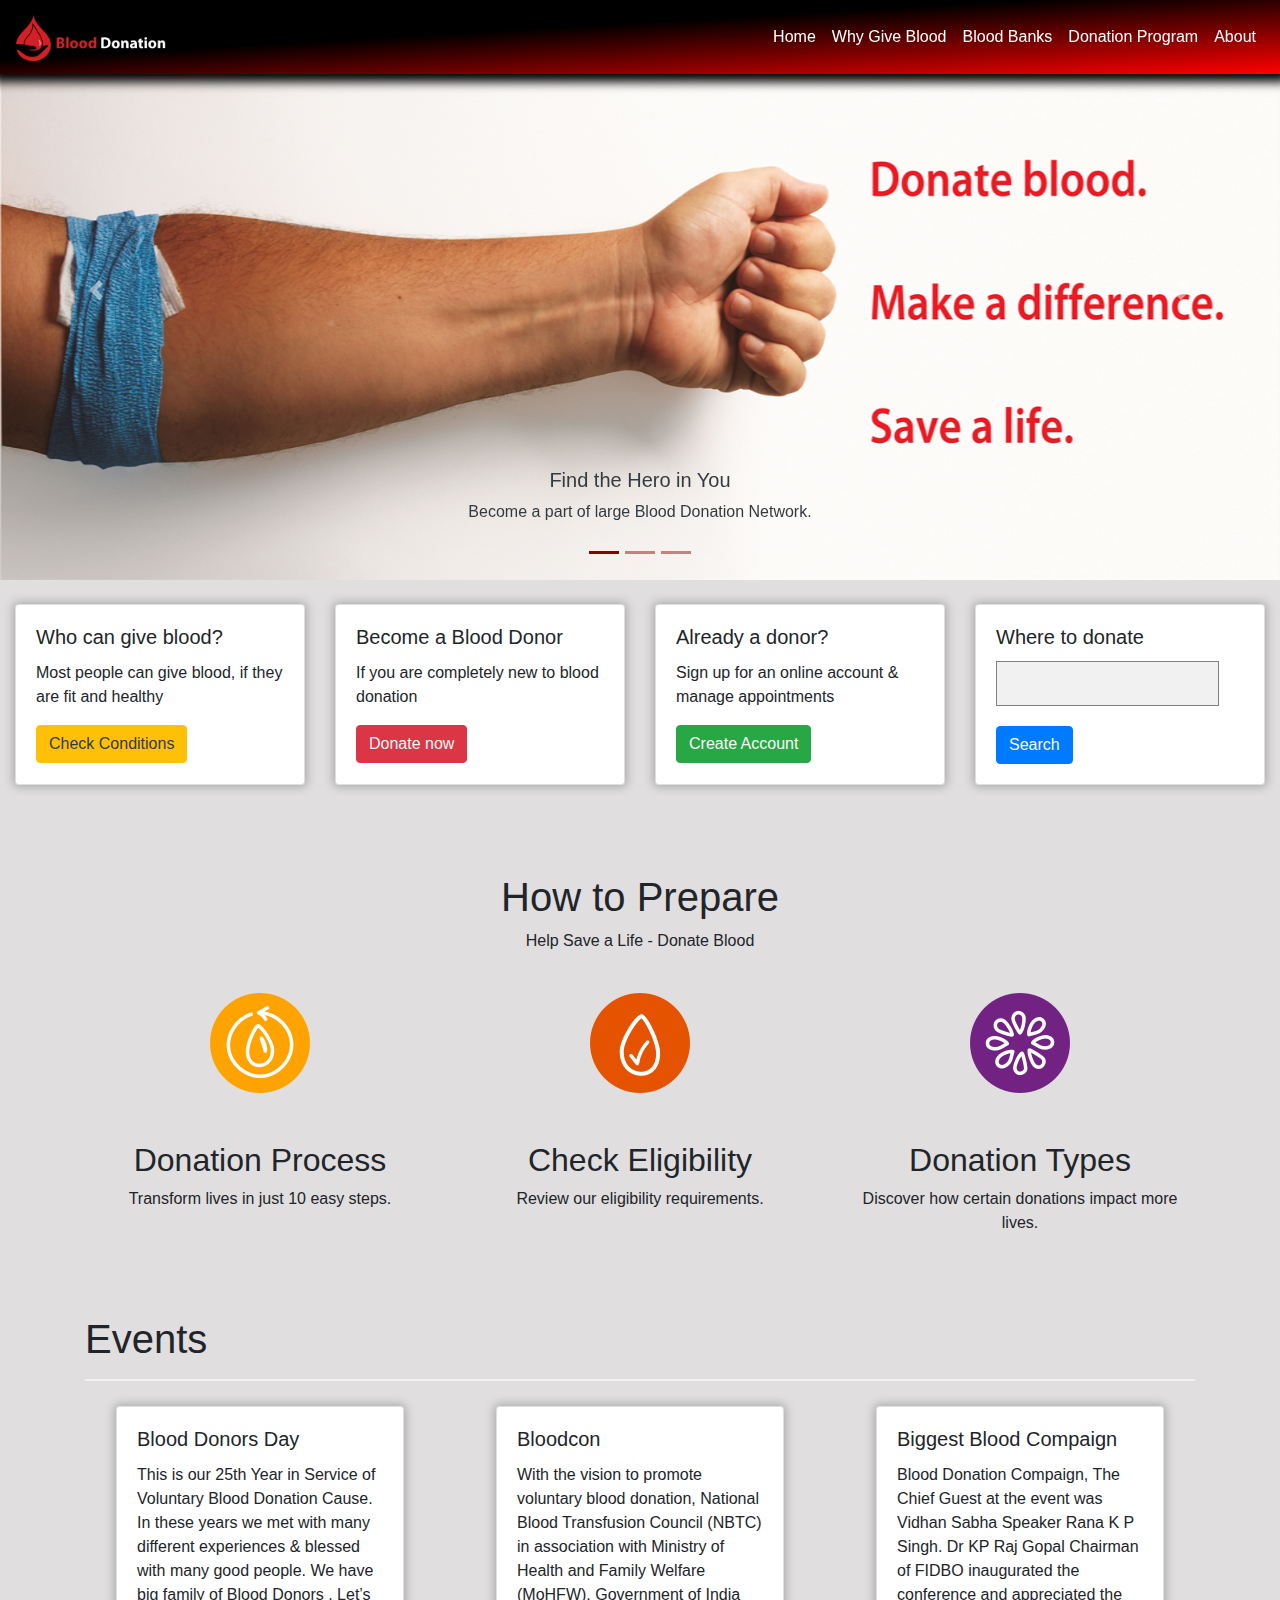
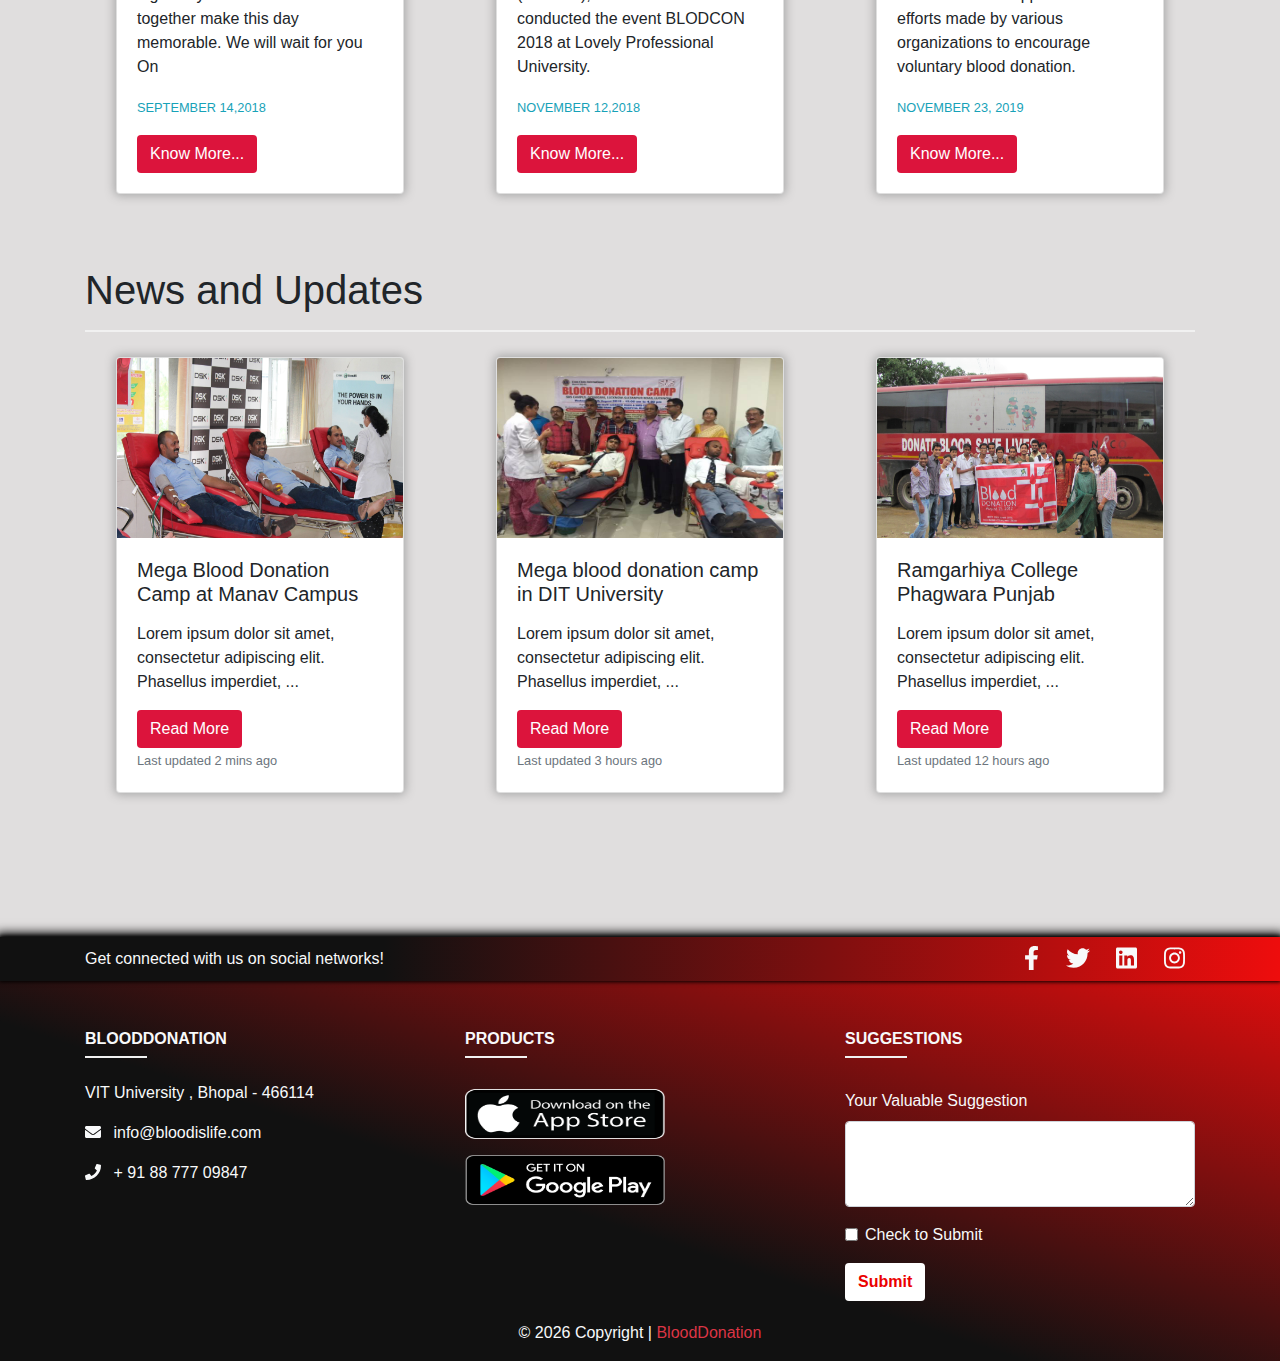
<file: index.html>
<!DOCTYPE html>
<html>
<head>
	<title>Blood Donation</title>
	
	<link rel="shortcut icon" href="./icons/fevicon.png" type="image/png">
	<link rel="stylesheet" href="./css/font-awesome-5.11.2.min.css">
	<link rel="stylesheet" href="./css/bootstrap-4.3.1.min.css">
	<link rel="stylesheet" href="./css/bootstrap-grid-4.3.1.min.css">
	<link rel="stylesheet" href="./css/bootstrap-reboot-4.3.1.min.css">
	<link rel="stylesheet" href="./css/style.css">

	<script src="./js/jquery-3.4.1.min.js"></script>
	<script src="./js/angular-1.7.8.min.js"></script>
	<script src="./js/angular-route-1.7.8.min.js"></script>
	<script src="./js/font-awesome-5.11.2.min.js"></script>
	<script src="./js/popper-1.14.7.min.js"></script>
	<script src="./js/bootstrap-4.3.1.min.js"></script>
	<script src="./js/bootstrap.bundle-4.3.1.min.js"></script>

	<meta name="viewport" content="width=device-width, initial-scale=1">

</head>
<body ng-app="bloodApp" style="background-color: rgb(224, 222, 222);">

	<!-- Navigation starts here -->
	<nav class="navbar navbar-expand-md navbar-dark fixed-top nb">
		<a href="#" class="navbar-brand"><img src="./icons/logo.png" style="width: 150px;"></a>
		<button class="navbar-toggler" type="button" data-toggle="collapse" data-target="#navbarCollapse">
			<span class="navbar-toggler-icon"></span>
		</button>

		<div class="collapse navbar-collapse text-center" id="navbarCollapse">
			<ul class="navbar-nav ml-auto">
				<li class="navbar-item"><a href="#/!" class="nav-link text-white pop-nav">Home</a></li>
				<li class="navbar-item"><a href="#!/whyblood" class="nav-link text-white pop-nav">Why Give Blood</a></li>
				<li class="navbar-item"><a href="#!/banks" class="nav-link text-white pop-nav">Blood Banks</a></li>
				<li class="navbar-item"><a href="#!/donation" class="nav-link text-white pop-nav">Donation Program</a></li>
				<li class="navbar-item"><a href="#!/about" class="nav-link text-white pop-nav">About</a></li>
			</ul>	
		</div>
	</nav>
	<!-- Navigation ends here -->

	<!-- Main Content starts here -->
	<main id="main-content mt-5 pt-5" ng-view></main>
	<!-- Main Content ends here -->

	<!-- Footer starts here -->
	<footer class="page-footer font-small text-light" style="background: linear-gradient(to left bottom,#ee0d0d, #111 60%); box-shadow: 0px 0px 10px 4px #000;">

		<div style="background: linear-gradient(to left,#ee0d0d , #111 70%); box-shadow: 0px 0px 4px 1px #000;">
			<div class="container">
		
				<!-- Grid row-->
				<div class="row py-1 d-flex align-items-center">
		
				<!-- Grid column -->
				<div class="col-md-6 col-lg-5 text-center text-md-left mb-3 mb-md-0">
					<h6 class="mb-0">Get connected with us on social networks!</h6>
				</div>
				<!-- Grid column -->
		
				<!-- Grid column -->
				<div class="col-md-6 col-lg-7 text-center text-md-right">
					<!-- Facebook -->
					<a class="fb-ic">
					<i class="fab fa-facebook-f white-text"> </i>
					</a>
					<!-- Twitter -->
					<a class="tw-ic">
					<i class="fab fa-twitter white-text"> </i>
					</a>
					<!--Linkedin -->
					<a class="li-ic">
					<i class="fab fa-linkedin white-text"> </i>
					</a>
					<!--Instagram-->
					<a class="ins-ic">
					<i class="fab fa-instagram white-text"> </i>
					</a>
				</div>
				<!-- Grid column -->
				</div>
				<!-- Grid row-->
		
			</div>
		</div>
		
		<!-- Footer Links -->
		<div class="container text-center text-md-left mt-5">
			<!-- Grid row -->
			<div class="row mt-1">
				<!-- Grid column -->
				<div class="col-md-4 col-lg-4 col-xl-4 mx-auto mb-1">
					<!-- Content -->
					<h6 class="text-uppercase font-weight-bold">BloodDonation</h6>
					<hr class="deep-purple accent-2 mb-3 mt-0 d-inline-block mx-auto" style="width: 60px;">
					<p>
						VIT University , Bhopal - 466114
					</p>
					<p>
						<i class="fas fa-envelope mr-2"></i> info@bloodislife.com
					</p>
					<p>
						<i class="fas fa-phone mr-2"></i> + 91 88 777 09847
					</p>
				</div>
				<!-- Grid column -->
		
				<!-- Grid column -->
				<div class="col-md-4 col-lg-4 col-xl-4 mx-auto mb-1">
					<!-- Links -->
					<h6 class="text-uppercase font-weight-bold">Products</h6>
					<hr class="deep-purple accent-2 mb-4 mt-0 d-inline-block mx-auto" style="width: 60px;">
					<p>
						<a href="#!"><img src="icons/apple_store.png" class="app-store" alt="Apple Store"></a>
					</p>
					<p>
						<a href="#!"><img src="icons/google_store.png" class="app-store" alt="Google Store"></a>
					</p>
				</div>
				<!-- Grid column -->

				<!-- Grid column -->
				<div class="col-md-4 col-lg-4 col-xl-4 mx-auto mb-1">
					<!-- Links -->
					<h6 class="text-uppercase font-weight-bold">Suggestions</h6>
					<hr class="deep-purple accent-2 mb-4 mt-0 d-inline-block mx-auto" style="width: 60px;">
					<div id="suggestionAlert"></div>
					<form id="suggestionForm" onsubmit="suggestions()">
						<div class="form-group">
							<label for="suggestionFormTextarea">Your Valuable Suggestion</label>
							<textarea class="form-control" id="suggestionText" rows="3"></textarea>
						</div>
						<div class="form-group form-check">
							<input type="checkbox" class="form-check-input" id="suggestionCheck">
							<label class="form-check-label" for="suggestionCheck">Check to Submit</label>
						</div>
						<button type="submit" class="btn" style="background: rgb(255, 255, 255); color: #eb0000; font-weight: bolder;">Submit</button>
					</form>
				</div>
				<!-- Grid column -->
			</div>
			<!-- Grid row -->	
		</div>
		<!-- Footer Links -->
		
		<!-- Copyright -->
		<div class="footer-copyright text-center py-3">&copy; <script>document.write(new Date().getFullYear());</script> Copyright | 
			<a class="text-danger" href="#!"> BloodDonation</a>
		</div>
		<!-- Copyright -->
		
	</footer>
	<!-- Footer ends here -->

	<script src="js/main.js"></script>
</body>
</html>
</file>
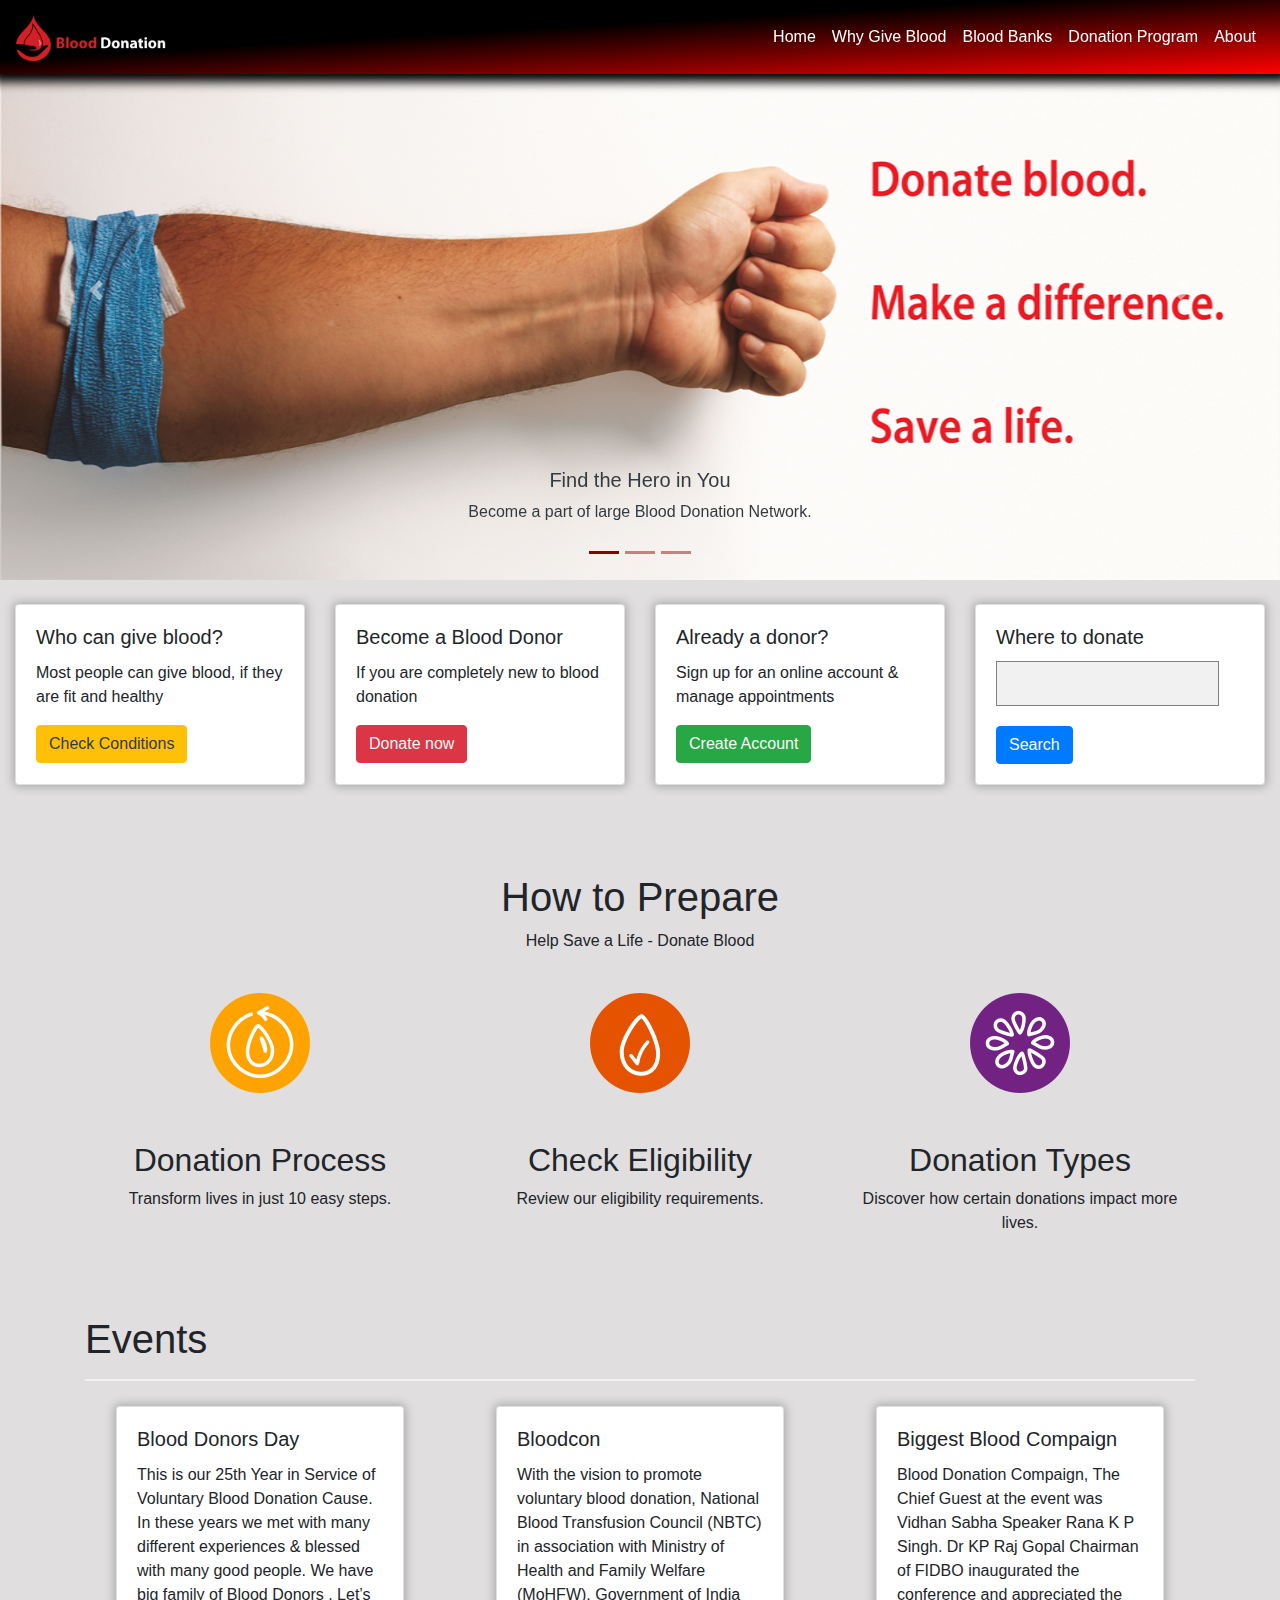
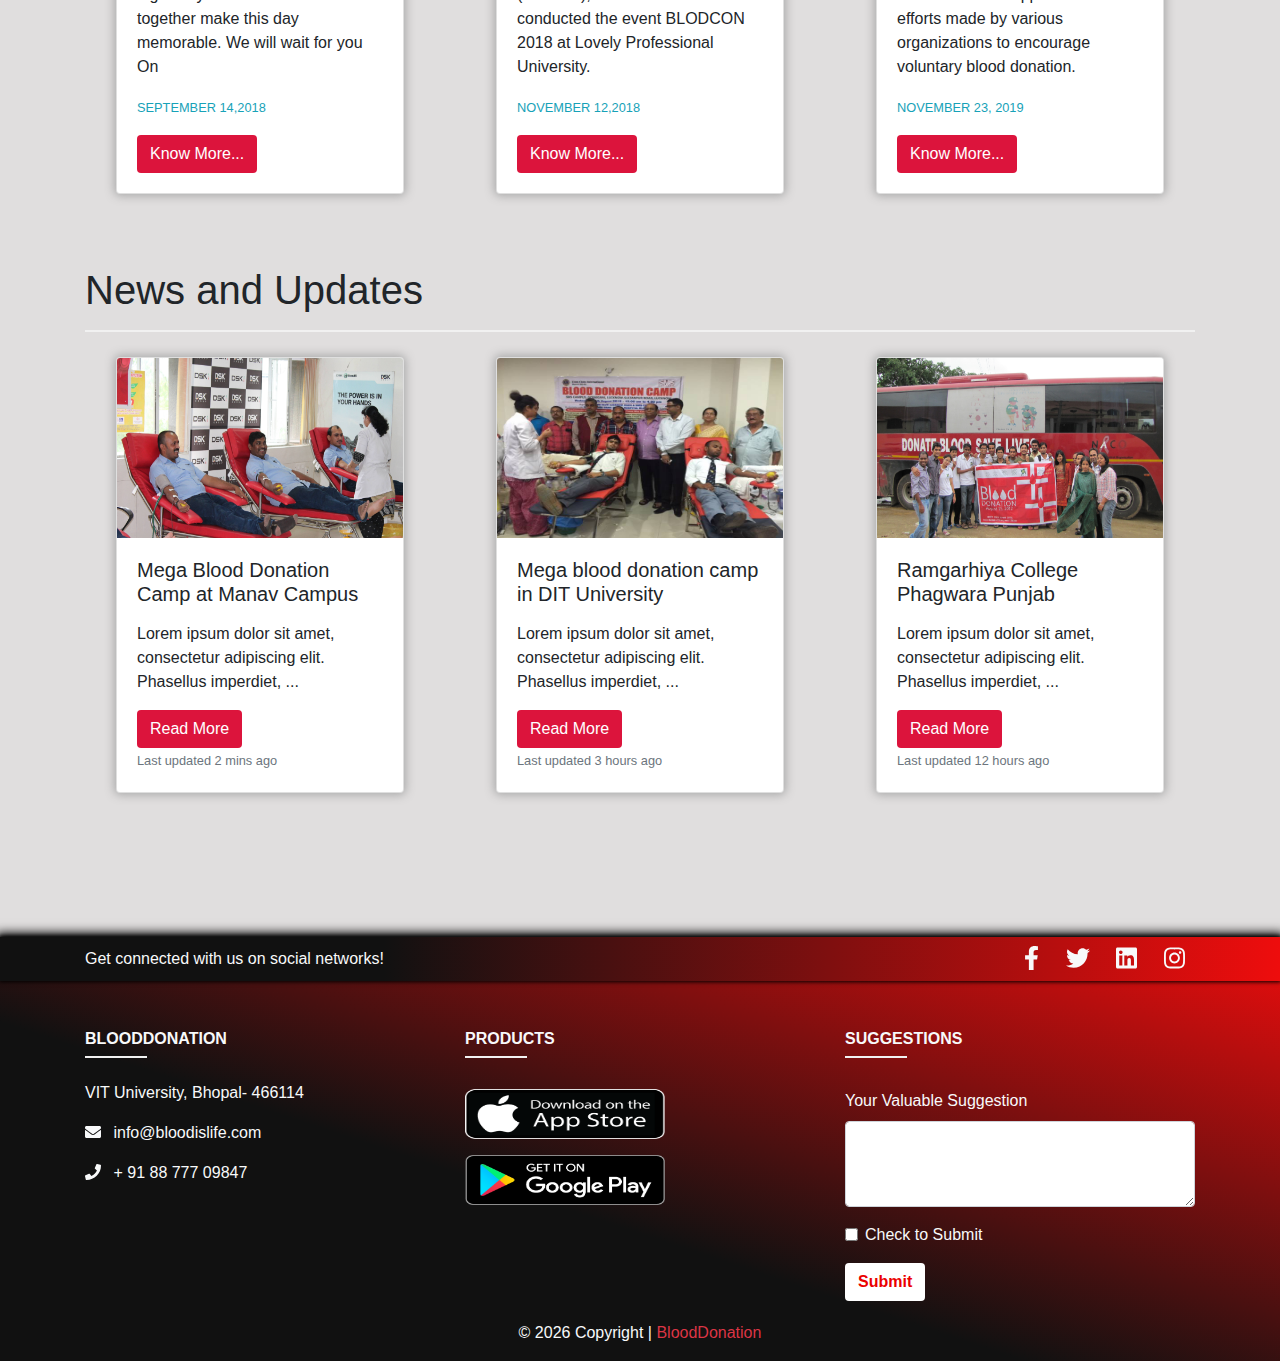
<file: Blood_Bank-master/index.html>
<!DOCTYPE html>
<html>
<head>
	<title>Blood Donation</title>
	
	<link rel="shortcut icon" href="./icons/fevicon.png" type="image/png">
	<link rel="stylesheet" href="./css/font-awesome-5.11.2.min.css">
	<link rel="stylesheet" href="./css/bootstrap-4.3.1.min.css">
	<link rel="stylesheet" href="./css/bootstrap-grid-4.3.1.min.css">
	<link rel="stylesheet" href="./css/bootstrap-reboot-4.3.1.min.css">
	<link rel="stylesheet" href="./css/style.css">

	<script src="./js/jquery-3.4.1.min.js"></script>
	<script src="./js/angular-1.7.8.min.js"></script>
	<script src="./js/angular-route-1.7.8.min.js"></script>
	<script src="./js/font-awesome-5.11.2.min.js"></script>
	<script src="./js/popper-1.14.7.min.js"></script>
	<script src="./js/bootstrap-4.3.1.min.js"></script>
	<script src="./js/bootstrap.bundle-4.3.1.min.js"></script>

	<meta name="viewport" content="width=device-width, initial-scale=1">

</head>
<body ng-app="bloodApp" style="background-color: rgb(224, 222, 222);">

	<!-- Navigation starts here -->
	<nav class="navbar navbar-expand-md navbar-dark fixed-top nb">
		<a href="#" class="navbar-brand"><img src="./icons/logo.png" style="width: 150px;"></a>
		<button class="navbar-toggler" type="button" data-toggle="collapse" data-target="#navbarCollapse">
			<span class="navbar-toggler-icon"></span>
		</button>

		<div class="collapse navbar-collapse text-center" id="navbarCollapse">
			<ul class="navbar-nav ml-auto">
				<li class="navbar-item"><a href="#/!" class="nav-link text-white pop-nav">Home</a></li>
				<li class="navbar-item"><a href="#!/whyblood" class="nav-link text-white pop-nav">Why Give Blood</a></li>
				<li class="navbar-item"><a href="#!/banks" class="nav-link text-white pop-nav">Blood Banks</a></li>
				<li class="navbar-item"><a href="#!/donation" class="nav-link text-white pop-nav">Donation Program</a></li>
				<li class="navbar-item"><a href="#!/about" class="nav-link text-white pop-nav">About</a></li>
			</ul>	
		</div>
	</nav>
	<!-- Navigation ends here -->

	<!-- Main Content starts here -->
	<main id="main-content mt-5 pt-5" ng-view></main>
	<!-- Main Content ends here -->

	<!-- Footer starts here -->
	<footer class="page-footer font-small text-light" style="background: linear-gradient(to left bottom,#ee0d0d, #111 60%); box-shadow: 0px 0px 10px 4px #000;">

		<div style="background: linear-gradient(to left,#ee0d0d , #111 70%); box-shadow: 0px 0px 4px 1px #000;">
			<div class="container">
		
				<!-- Grid row-->
				<div class="row py-1 d-flex align-items-center">
		
				<!-- Grid column -->
				<div class="col-md-6 col-lg-5 text-center text-md-left mb-3 mb-md-0">
					<h6 class="mb-0">Get connected with us on social networks!</h6>
				</div>
				<!-- Grid column -->
		
				<!-- Grid column -->
				<div class="col-md-6 col-lg-7 text-center text-md-right">
					<!-- Facebook -->
					<a class="fb-ic">
					<i class="fab fa-facebook-f white-text"> </i>
					</a>
					<!-- Twitter -->
					<a class="tw-ic">
					<i class="fab fa-twitter white-text"> </i>
					</a>
					<!--Linkedin -->
					<a class="li-ic">
					<i class="fab fa-linkedin white-text"> </i>
					</a>
					<!--Instagram-->
					<a class="ins-ic">
					<i class="fab fa-instagram white-text"> </i>
					</a>
				</div>
				<!-- Grid column -->
				</div>
				<!-- Grid row-->
		
			</div>
		</div>
		
		<!-- Footer Links -->
		<div class="container text-center text-md-left mt-5">
			<!-- Grid row -->
			<div class="row mt-1">
				<!-- Grid column -->
				<div class="col-md-4 col-lg-4 col-xl-4 mx-auto mb-1">
					<!-- Content -->
					<h6 class="text-uppercase font-weight-bold">BloodDonation</h6>
					<hr class="deep-purple accent-2 mb-3 mt-0 d-inline-block mx-auto" style="width: 60px;">
					<p>
						VIT University, Bhopal- 466114
					</p>
					<p>
						<i class="fas fa-envelope mr-2"></i> info@bloodislife.com
					</p>
					<p>
						<i class="fas fa-phone mr-2"></i> + 91 88 777 09847
					</p>
				</div>
				<!-- Grid column -->
		
				<!-- Grid column -->
				<div class="col-md-4 col-lg-4 col-xl-4 mx-auto mb-1">
					<!-- Links -->
					<h6 class="text-uppercase font-weight-bold">Products</h6>
					<hr class="deep-purple accent-2 mb-4 mt-0 d-inline-block mx-auto" style="width: 60px;">
					<p>
						<a href="#!"><img src="icons/apple_store.png" class="app-store" alt="Apple Store"></a>
					</p>
					<p>
						<a href="#!"><img src="icons/google_store.png" class="app-store" alt="Google Store"></a>
					</p>
				</div>
				<!-- Grid column -->

				<!-- Grid column -->
				<div class="col-md-4 col-lg-4 col-xl-4 mx-auto mb-1">
					<!-- Links -->
					<h6 class="text-uppercase font-weight-bold">Suggestions</h6>
					<hr class="deep-purple accent-2 mb-4 mt-0 d-inline-block mx-auto" style="width: 60px;">
					<div id="suggestionAlert"></div>
					<form id="suggestionForm" onsubmit="suggestions()">
						<div class="form-group">
							<label for="suggestionFormTextarea">Your Valuable Suggestion</label>
							<textarea class="form-control" id="suggestionText" rows="3"></textarea>
						</div>
						<div class="form-group form-check">
							<input type="checkbox" class="form-check-input" id="suggestionCheck">
							<label class="form-check-label" for="suggestionCheck">Check to Submit</label>
						</div>
						<button type="submit" class="btn" style="background: rgb(255, 255, 255); color: #eb0000; font-weight: bolder;">Submit</button>
					</form>
				</div>
				<!-- Grid column -->
			</div>
			<!-- Grid row -->	
		</div>
		<!-- Footer Links -->
		
		<!-- Copyright -->
		<div class="footer-copyright text-center py-3">&copy; <script>document.write(new Date().getFullYear());</script> Copyright | 
			<a class="text-danger" href="#!"> BloodDonation</a>
		</div>
		<!-- Copyright -->
		
	</footer>
	<!-- Footer ends here -->

	<script src="js/main.js"></script>
</body>
</html>
</file>
<file: css/style.css>
*{
    margin: 0;
    padding: 0;
}
    
/* ================== */
/* Custom Scroll Bar */

::-webkit-scrollbar {
    width: 15px;
    background: transparent;
    opacity: 0;
}
/* Track */
::-webkit-scrollbar-track {
    box-shadow: inset 0 0 1px grey; 
    background: black;
}
/* Handle */
::-webkit-scrollbar-thumb {
    background: linear-gradient(to bottom, red, #000); 
    border-radius: 10px;
}
/* Handle on hover */
::-webkit-scrollbar-thumb:hover {
    background: linear-gradient(to bottom,#000, red);
}

/* ============================= */
/* ======== Slideshow ========== */

.carousel-indicators li {
    background-color: rgb(148, 18, 18);
}
.carousel-indicators .active {
    background-color: darkred;
}

#bloodCarousel{
    width: 100%;
    height: 580px;
    overflow: hidden;
    z-index: 8;
}

/* ============================= */
/* ====== Circular Icons ======= */

.imageIcon
{
    border-radius: 50%;
    height: 100px;
    width: 100px;
    color: white;
}

/* ========================== */
/* == Navbar Customization == */

.nb{
    box-shadow: 0px 0px 10px 8px #000;
    z-index: 10;
    background-image: linear-gradient(to bottom right,#000 40%, red);	
}

.navbar-nav .active{
    font-weight: bolder;
    border-bottom: 2px solid white;
}

/* ============================= */
/* Navigation Transition Effects */
.pop-nav
{
	transition: .5s;
}
.pop-nav:hover{
    font-weight: bold;
    transform: scale(1.1);
}

/* ====================================== */
/* ========= Cards Popup Effect ========= */
.pop-card{
    height: 100%;
    transition: .3s;
    box-shadow: 0px 0px 10px 2px #aaa;
}

.pop-card:hover{
    transform: scale(1.1);
    box-shadow: 0px 0px 15px 5px #999;
}

/* =============================== */
/* ====== Transition Effects ===== */
.pop-trans{
    transition: .3s;
    box-shadow: 0px 0px 10px 2px #aaa;
}

.pop-trans:hover{
    transform: scale(1.05);
    box-shadow: 0px 0px 15px 5px #999;
}

/* ============================ */
/* ===== Read More Buttons ==== */
[id^=moreText] {
    display: none;
}

/* ======== Forms ============ */
/* ========= SignUp Form =========  */
/* Float cancel and signup buttons and add an equal width */

/* The Modal (background) */
.modal {
    display: none; /* Hidden by default */
    position: fixed; /* Stay in place */
    z-index: 500; /* Sit on top */
    left: 0;
    top: 0;
    width: 100%; /* Full width */
    height: 100%; /* Full height */
    overflow: auto; /* Enable scroll if needed */
    background-color: #474e5dec;
    padding-top: 40px;
}
/* Modal Content/Box */
.modal-content {
    background-color: #fefefe;
    margin: .5% auto auto auto; /* 5% from the top, 15% from the bottom and centered */
    border: 1px solid #888;
    border-radius: 20px;
    width: 80%; /* Could be more or less, depending on screen size */
}

/* The Close Button (x) */
.close {
    position: absolute;
    right: 2%;
    top: 1%;
    font-size: 40px;
    font-weight: bold;
    color: #f11c1c;
}
  
.close:hover, .close:focus {
    color: #ff0d00;
    cursor: pointer;
}

/* ========================== */
/* Style the horizontal ruler */
hr {
    border: 1px solid #f1f1f1;
    margin-bottom: 25px;
}
 
/* =============================== */
/* Button Theme Reddish Pink Color */
.btn_crimson{
    background-color: crimson;
    color: white;
}
.btn_crimson:hover{
    color: white;
}

/* =================== */
/* Footer Social Icons */

[class$=ic]{
    cursor: pointer;
    padding: 5px 10px;
    font-size: 1.5rem;
}
[class$=ic]:hover{
    cursor: pointer;
    text-align: center;
    background: rgba(51, 51, 51, 0.2);
}
.app-store{
    width: 200px;
    height: 50px;
}

/* ================ */
/* Responsive Image */
@media screen and (max-width:768px) {
    img {
        width:100%;
    }
}

/* ================ */
/* Parallax Effect */
.parallax-container{
    height: 100%;
    font-size: 1rem;
    font-family: "Oswald", sans-serif;
    font-weight: lighter;
    line-height: 1.8em;
    color: white;
}

.pimg1{
    background-image: url('../images/blood_1.jpg');
    min-height: 80vh;
}
.pimg2{
    background-image: url('../images/blood_2.jpeg');
    min-height: 80vh;
}
.pimg3{
    background-image: url('../images/blood_3.jpg');
    min-height: 80vh;
}
.pimg1, .pimg2, .pimg3{
    position: relative;
    background-position: center;
    background-size: cover;
    background-repeat: no-repeat;
    background-attachment: fixed;
}

.section{
    position: relative;
    padding: 40px 80px;
}
.section-light{
    background-color: white;
    color: #111;
}
.section .block{
    padding: 0 15%;
    font-size: 14px;
}
.section .block h2{
    text-transform: uppercase;
    font-size: 28px;
}
#video-blood{
    position: absolute;
    right: 20%;
    width: 28%;
    height: 35%;
}
@media screen and (max-width: 680px){
    #video-blood{
        position: relative;
        margin: auto;
        margin-left: 4vw;
        width: 100%;
        padding: 0;
    }
    .section .block{
        margin: 0;
        padding:  10px 0;
        width: 100%;
    }
}
.block ul li{
    padding: 0;
    margin-left: 40px;
    line-height: 1.2rem;
}

.ptext{
    position: absolute;
    top: 42%;
    width: 100%;
    height: auto;
    
    text-align: center;
    font-size: 5vw;
    letter-spacing: 10px;
    text-transform: uppercase;
}

.ptext .border{
    color: #fff;
    padding: 20px;
}

.ptext .border .trans{
    background-color: transparent;
}

@media screen and (max-width: 568px){
    .pimg1, .pimg2, .pimg3{
        background-attachment: scroll;
    }
}

/* ======================= */
/* ===== About Page ====== */
.team-icons {
    margin: 15px 0;
}

.btn-dark{
    background-color: #000;
}

.dev-img{
    display: block;
    margin-left: auto;
    margin-right: auto;
    width: 20%;
    height: 400px;
}
</file>
<file: Blood_Bank-master/css/style.css>
*{
    margin: 0;
    padding: 0;
}
    
/* ================== */
/* Custom Scroll Bar */

::-webkit-scrollbar {
    width: 15px;
    background: transparent;
    opacity: 0;
}
/* Track */
::-webkit-scrollbar-track {
    box-shadow: inset 0 0 1px grey; 
    background: black;
}
/* Handle */
::-webkit-scrollbar-thumb {
    background: linear-gradient(to bottom, red, #000); 
    border-radius: 10px;
}
/* Handle on hover */
::-webkit-scrollbar-thumb:hover {
    background: linear-gradient(to bottom,#000, red);
}

/* ============================= */
/* ======== Slideshow ========== */

.carousel-indicators li {
    background-color: rgb(148, 18, 18);
}
.carousel-indicators .active {
    background-color: darkred;
}

#bloodCarousel{
    width: 100%;
    height: 580px;
    overflow: hidden;
    z-index: 8;
}

/* ============================= */
/* ====== Circular Icons ======= */

.imageIcon
{
    border-radius: 50%;
    height: 100px;
    width: 100px;
    color: white;
}

/* ========================== */
/* == Navbar Customization == */

.nb{
    box-shadow: 0px 0px 10px 8px #000;
    z-index: 10;
    background-image: linear-gradient(to bottom right,#000 40%, red);	
}

.navbar-nav .active{
    font-weight: bolder;
    border-bottom: 2px solid white;
}

/* ============================= */
/* Navigation Transition Effects */
.pop-nav
{
	transition: .5s;
}
.pop-nav:hover{
    font-weight: bold;
    transform: scale(1.1);
}

/* ====================================== */
/* ========= Cards Popup Effect ========= */
.pop-card{
    height: 100%;
    transition: .3s;
    box-shadow: 0px 0px 10px 2px #aaa;
}

.pop-card:hover{
    transform: scale(1.1);
    box-shadow: 0px 0px 15px 5px #999;
}

/* =============================== */
/* ====== Transition Effects ===== */
.pop-trans{
    transition: .3s;
    box-shadow: 0px 0px 10px 2px #aaa;
}

.pop-trans:hover{
    transform: scale(1.05);
    box-shadow: 0px 0px 15px 5px #999;
}

/* ============================ */
/* ===== Read More Buttons ==== */
[id^=moreText] {
    display: none;
}

/* ======== Forms ============ */
/* ========= SignUp Form =========  */
/* Float cancel and signup buttons and add an equal width */

/* The Modal (background) */
.modal {
    display: none; /* Hidden by default */
    position: fixed; /* Stay in place */
    z-index: 500; /* Sit on top */
    left: 0;
    top: 0;
    width: 100%; /* Full width */
    height: 100%; /* Full height */
    overflow: auto; /* Enable scroll if needed */
    background-color: #474e5dec;
    padding-top: 40px;
}
/* Modal Content/Box */
.modal-content {
    background-color: #fefefe;
    margin: .5% auto auto auto; /* 5% from the top, 15% from the bottom and centered */
    border: 1px solid #888;
    border-radius: 20px;
    width: 80%; /* Could be more or less, depending on screen size */
}

/* The Close Button (x) */
.close {
    position: absolute;
    right: 2%;
    top: 1%;
    font-size: 40px;
    font-weight: bold;
    color: #f11c1c;
}
  
.close:hover, .close:focus {
    color: #ff0d00;
    cursor: pointer;
}

/* ========================== */
/* Style the horizontal ruler */
hr {
    border: 1px solid #f1f1f1;
    margin-bottom: 25px;
}
 
/* =============================== */
/* Button Theme Reddish Pink Color */
.btn_crimson{
    background-color: crimson;
    color: white;
}
.btn_crimson:hover{
    color: white;
}

/* =================== */
/* Footer Social Icons */

[class$=ic]{
    cursor: pointer;
    padding: 5px 10px;
    font-size: 1.5rem;
}
[class$=ic]:hover{
    cursor: pointer;
    text-align: center;
    background: rgba(51, 51, 51, 0.2);
}
.app-store{
    width: 200px;
    height: 50px;
}

/* ================ */
/* Responsive Image */
@media screen and (max-width:768px) {
    img {
        width:100%;
    }
}

/* ================ */
/* Parallax Effect */
.parallax-container{
    height: 100%;
    font-size: 1rem;
    font-family: "Oswald", sans-serif;
    font-weight: lighter;
    line-height: 1.8em;
    color: white;
}

.pimg1{
    background-image: url('../images/blood_1.jpg');
    min-height: 80vh;
}
.pimg2{
    background-image: url('../images/blood_2.jpeg');
    min-height: 80vh;
}
.pimg3{
    background-image: url('../images/blood_3.jpg');
    min-height: 80vh;
}
.pimg1, .pimg2, .pimg3{
    position: relative;
    background-position: center;
    background-size: cover;
    background-repeat: no-repeat;
    background-attachment: fixed;
}

.section{
    position: relative;
    padding: 40px 80px;
}
.section-light{
    background-color: white;
    color: #111;
}
.section .block{
    padding: 0 15%;
    font-size: 14px;
}
.section .block h2{
    text-transform: uppercase;
    font-size: 28px;
}
#video-blood{
    position: absolute;
    right: 20%;
    width: 28%;
    height: 35%;
}
@media screen and (max-width: 680px){
    #video-blood{
        position: relative;
        margin: auto;
        margin-left: 4vw;
        width: 100%;
        padding: 0;
    }
    .section .block{
        margin: 0;
        padding:  10px 0;
        width: 100%;
    }
}
.block ul li{
    padding: 0;
    margin-left: 40px;
    line-height: 1.2rem;
}

.ptext{
    position: absolute;
    top: 42%;
    width: 100%;
    height: auto;
    
    text-align: center;
    font-size: 5vw;
    letter-spacing: 10px;
    text-transform: uppercase;
}

.ptext .border{
    color: #fff;
    padding: 20px;
}

.ptext .border .trans{
    background-color: transparent;
}

@media screen and (max-width: 568px){
    .pimg1, .pimg2, .pimg3{
        background-attachment: scroll;
    }
}

/* ======================= */
/* ===== About Page ====== */
.team-icons {
    margin: 15px 0;
}

.btn-dark{
    background-color: #000;
}

.dev-img{
    display: block;
    margin-left: auto;
    margin-right: auto;
    width: 100%;
    height: 200px;
}
</file>
